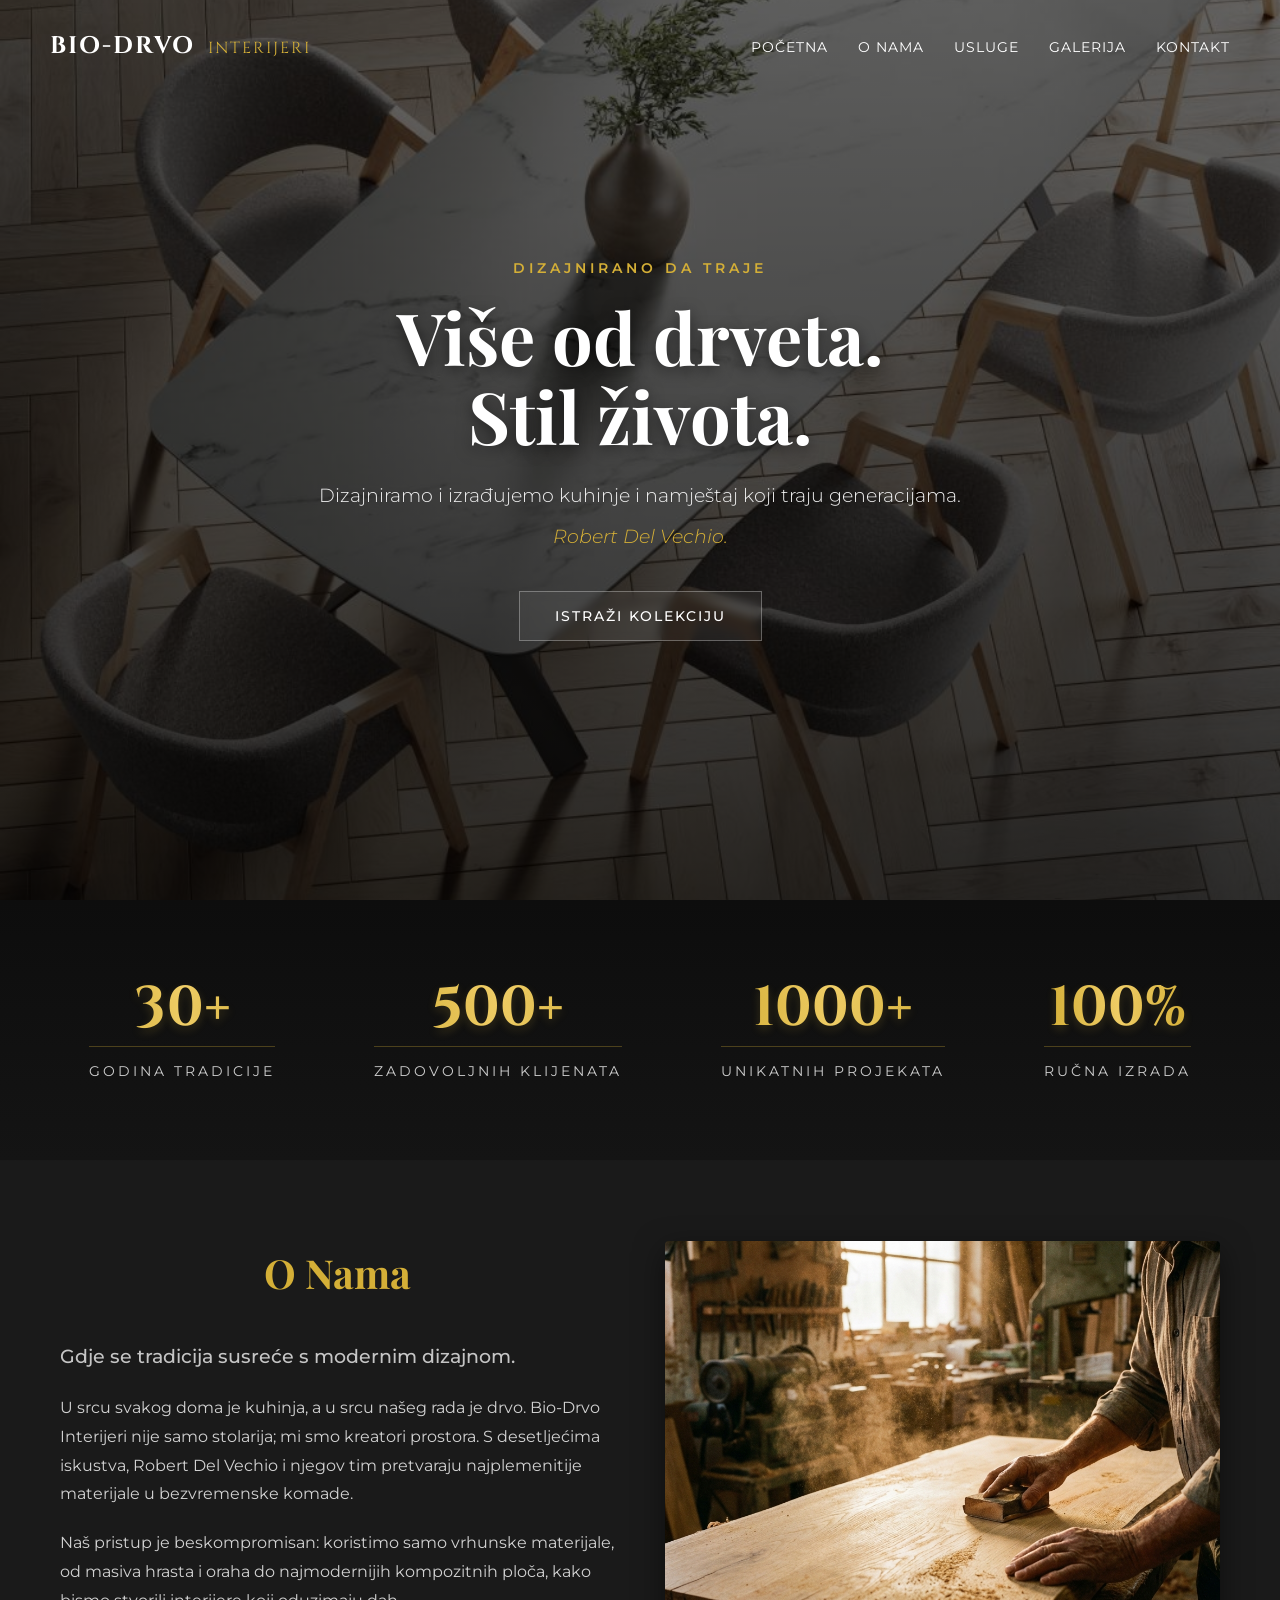
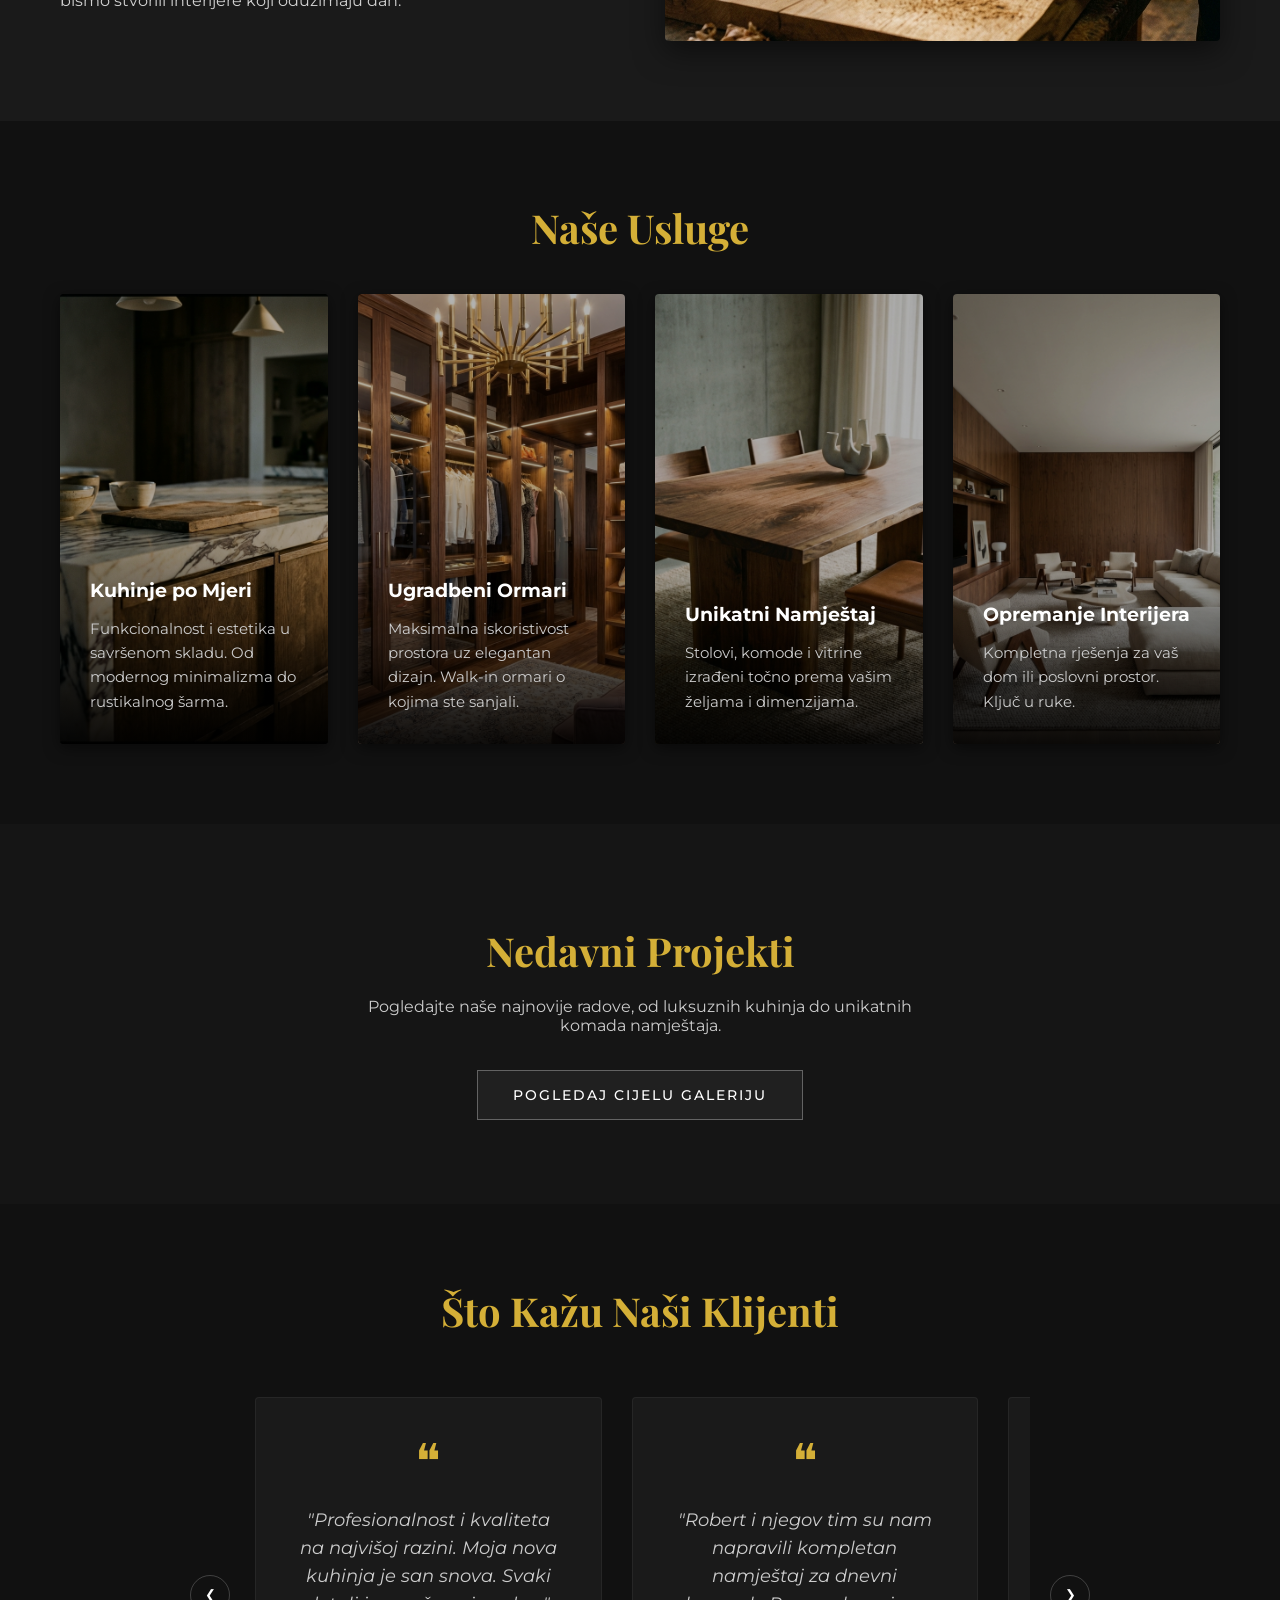
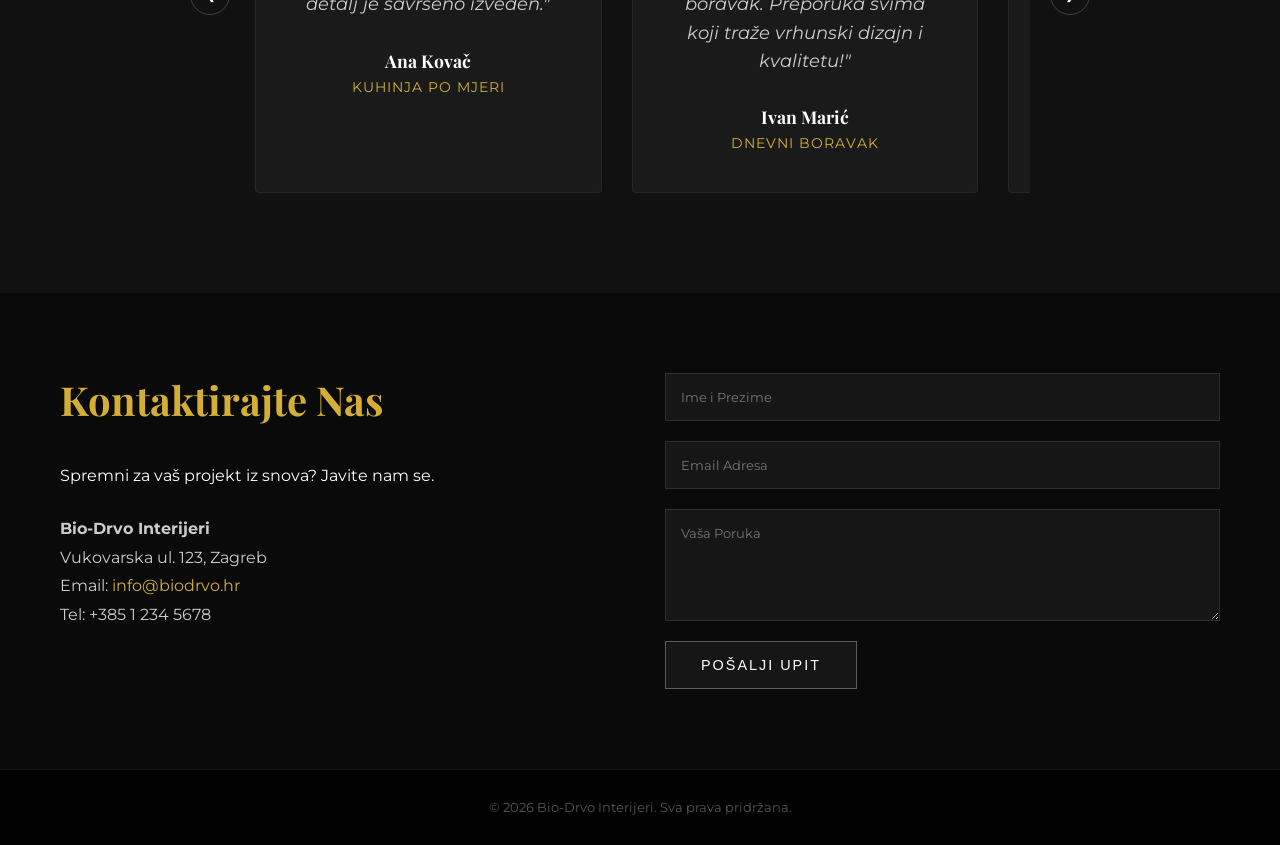
<file: index.html>
<!DOCTYPE html>
<html lang="hr">

<head>
    <meta charset="UTF-8">
    <meta name="viewport" content="width=device-width, initial-scale=1.0">
    <title>Bio-Drvo Interijeri - Vrhunski interijeri po mjeri</title>
    <link rel="stylesheet" href="style.css">
    <link rel="preconnect" href="https://fonts.googleapis.com">
    <link rel="preconnect" href="https://fonts.gstatic.com" crossorigin>
    <link
        href="https://fonts.googleapis.com/css2?family=Cinzel:wght@400;700&family=Playfair+Display:ital,wght@0,400;0,700;1,400&family=Montserrat:wght@300;400;500;600&display=swap"
        rel="stylesheet">
</head>

<body>
    <header class="navbar">
        <div class="logo">BIO-DRVO <span class="brand-subtitle">INTERIJERI</span></div>
        <button class="menu-toggle" aria-label="Izbornik" aria-expanded="false" aria-controls="main-nav">
            <span></span>
            <span></span>
            <span></span>
        </button>
        <nav id="main-nav">
            <ul>
                <li><a href="#hero">Početna</a></li>
                <li><a href="#about">O Nama</a></li>
                <li><a href="#services">Usluge</a></li>
                <li><a href="gallery.html">Galerija</a></li>
                <li><a href="#contact">Kontakt</a></li>
            </ul>
        </nav>
    </header>

    <main class="hero" id="hero">
        <div class="overlay"></div>
        <div class="hero-content">
            <p class="overline">DIZAJNIRANO DA TRAJE</p>
            <h1>Više od drveta.<br>Stil života.</h1>
            <p class="subheadline">Dizajniramo i izrađujemo kuhinje i namještaj koji traju generacijama. <br><span
                    class="author">Robert Del Vechio.</span></p>

            <div class="cta-group">
                <a href="gallery.html" class="btn btn-primary">Istraži Kolekciju</a>
            </div>
        </div>
    </main>

    <section id="stats" class="section stats-section">
        <div class="container">
            <div class="stats-grid">
                <div class="stat-item">
                    <span class="stat-number">30+</span>
                    <span class="stat-label">Godina Tradicije</span>
                </div>
                <div class="stat-item">
                    <span class="stat-number">500+</span>
                    <span class="stat-label">Zadovoljnih Klijenata</span>
                </div>
                <div class="stat-item">
                    <span class="stat-number">1000+</span>
                    <span class="stat-label">Unikatnih Projekata</span>
                </div>
                <div class="stat-item">
                    <span class="stat-number">100%</span>
                    <span class="stat-label">Ručna Izrada</span>
                </div>
            </div>
        </div>
    </section>

    <section id="about" class="section about-section">
        <div class="container">
            <div class="about-content">
                <div class="about-text">
                    <h2>O Nama</h2>
                    <p class="lead">Gdje se tradicija susreće s modernim dizajnom.</p>
                    <p>U srcu svakog doma je kuhinja, a u srcu našeg rada je drvo. Bio-Drvo Interijeri nije samo
                        stolarija; mi smo kreatori prostora. S desetljećima iskustva, Robert Del Vechio i njegov tim
                        pretvaraju najplemenitije materijale u bezvremenske komade.</p>
                    <p>Naš pristup je beskompromisan: koristimo samo vrhunske materijale, od masiva hrasta i oraha do
                        najmodernijih kompozitnih ploča, kako bismo stvorili interijere koji oduzimaju dah.</p>
                </div>
                <div class="about-image">
                    <img src="images/craftsman_woodworking_1767948650879.png" alt="Majstor pri obradi drveta"
                        class="img-responsive">
                </div>
            </div>
        </div>
    </section>

    <section id="services" class="section services-section">
        <div class="container">
            <h2>Naše Usluge</h2>
            <div class="services-grid">
                <div class="service-card">
                    <img src="images/service_kitchen_detail_1767951821123.png" alt="Moderne Kuhinje" class="service-bg">
                    <div class="service-content">
                        <h3>Kuhinje po Mjeri</h3>
                        <p>Funkcionalnost i estetika u savršenom skladu. Od modernog minimalizma do rustikalnog šarma.
                        </p>
                    </div>
                </div>
                <div class="service-card">
                    <img src="images/service_wardrobe_interior_1767951836307.png" alt="Ugradbeni Ormari"
                        class="service-bg">
                    <div class="service-content">
                        <h3>Ugradbeni Ormari</h3>
                        <p>Maksimalna iskoristivost prostora uz elegantan dizajn. Walk-in ormari o kojima ste sanjali.
                        </p>
                    </div>
                </div>
                <div class="service-card">
                    <img src="images/service_furniture_table_1767951850442.png" alt="Unikatni Namještaj"
                        class="service-bg">
                    <div class="service-content">
                        <h3>Unikatni Namještaj</h3>
                        <p>Stolovi, komode i vitrine izrađeni točno prema vašim željama i dimenzijama.</p>
                    </div>
                </div>
                <div class="service-card">
                    <img src="images/service_interior_living_1767951864072.png" alt="Opremanje Interijera"
                        class="service-bg">
                    <div class="service-content">
                        <h3>Opremanje Interijera</h3>
                        <p>Kompletna rješenja za vaš dom ili poslovni prostor. Ključ u ruke.</p>
                    </div>
                </div>
            </div>
        </div>
    </section>

    <section id="gallery-teaser" class="section"
        style="background-color: #151515; text-align: center; padding: 100px 0;">
        <div class="container">
            <h2 style="margin-bottom: 20px;">Nedavni Projekti</h2>
            <p style="max-width: 600px; margin: 0 auto 50px; color: #ccc;">Pogledajte naše najnovije radove, od
                luksuznih kuhinja do unikatnih komada namještaja.</p>
            <a href="gallery.html" class="btn btn-primary">Pogledaj Cijelu Galeriju</a>
        </div>
    </section>

    <section id="testimonials" class="section testimonial-section">
        <div class="container">
            <h2>Što Kažu Naši Klijenti</h2>
            <div class="testimonial-wrapper">
                <button class="nav-btn prev-btn" aria-label="Prethodni">&#10094;</button>
                <div class="testimonial-carousel">
                    <div class="testimonial-card">
                        <div class="quote-icon">❝</div>
                        <p class="testimonial-text">"Profesionalnost i kvaliteta na najvišoj razini. Moja nova kuhinja
                            je san snova. Svaki detalj je savršeno izveden."</p>
                        <div class="client-info">
                            <h4>Ana Kovač</h4>
                            <span>Kuhinja po Mjeri</span>
                        </div>
                    </div>
                    <div class="testimonial-card">
                        <div class="quote-icon">❝</div>
                        <p class="testimonial-text">"Robert i njegov tim su nam napravili kompletan namještaj za dnevni
                            boravak. Preporuka svima koji traže vrhunski dizajn i kvalitetu!"</p>
                        <div class="client-info">
                            <h4>Ivan Marić</h4>
                            <span>Dnevni Boravak</span>
                        </div>
                    </div>
                    <div class="testimonial-card">
                        <div class="quote-icon">❝</div>
                        <p class="testimonial-text">"Walk-in ormar je savršen. Funkcionalnost je maksimalna, a izgled je
                            baš onakav kakav sam zamišljala. Hvala Bio-Drvo!"</p>
                        <div class="client-info">
                            <h4>Marina Petrović</h4>
                            <span>Walk-in Ormar</span>
                        </div>
                    </div>
                </div>
                <button class="nav-btn next-btn" aria-label="Sljedeći">&#10095;</button>
            </div>
        </div>
    </section>

    <section id="contact" class="section contact-section">
        <div class="container">
            <div class="contact-wrapper">
                <div class="contact-info">
                    <h2>Kontaktirajte Nas</h2>
                    <p>Spremni za vaš projekt iz snova? Javite nam se.</p>
                    <address>
                        <p><strong>Bio-Drvo Interijeri</strong></p>
                        <p>Vukovarska ul. 123, Zagreb</p>
                        <p>Email: <a href="mailto:info@biodrvo.hr">info@biodrvo.hr</a></p>
                        <p>Tel: +385 1 234 5678</p>
                    </address>
                </div>
                <form class="contact-form">
                    <input type="text" placeholder="Ime i Prezime" required>
                    <input type="email" placeholder="Email Adresa" required>
                    <textarea placeholder="Vaša Poruka" rows="5" required></textarea>
                    <button type="submit" class="btn btn-primary">Pošalji Upit</button>
                </form>
            </div>
        </div>
    </section>

    <footer>
        <div class="container">
            <p>&copy; 2026 Bio-Drvo Interijeri. Sva prava pridržana.</p>
        </div>
    </footer>
    <script src="main.js"></script>
</body>

</html>
</file>
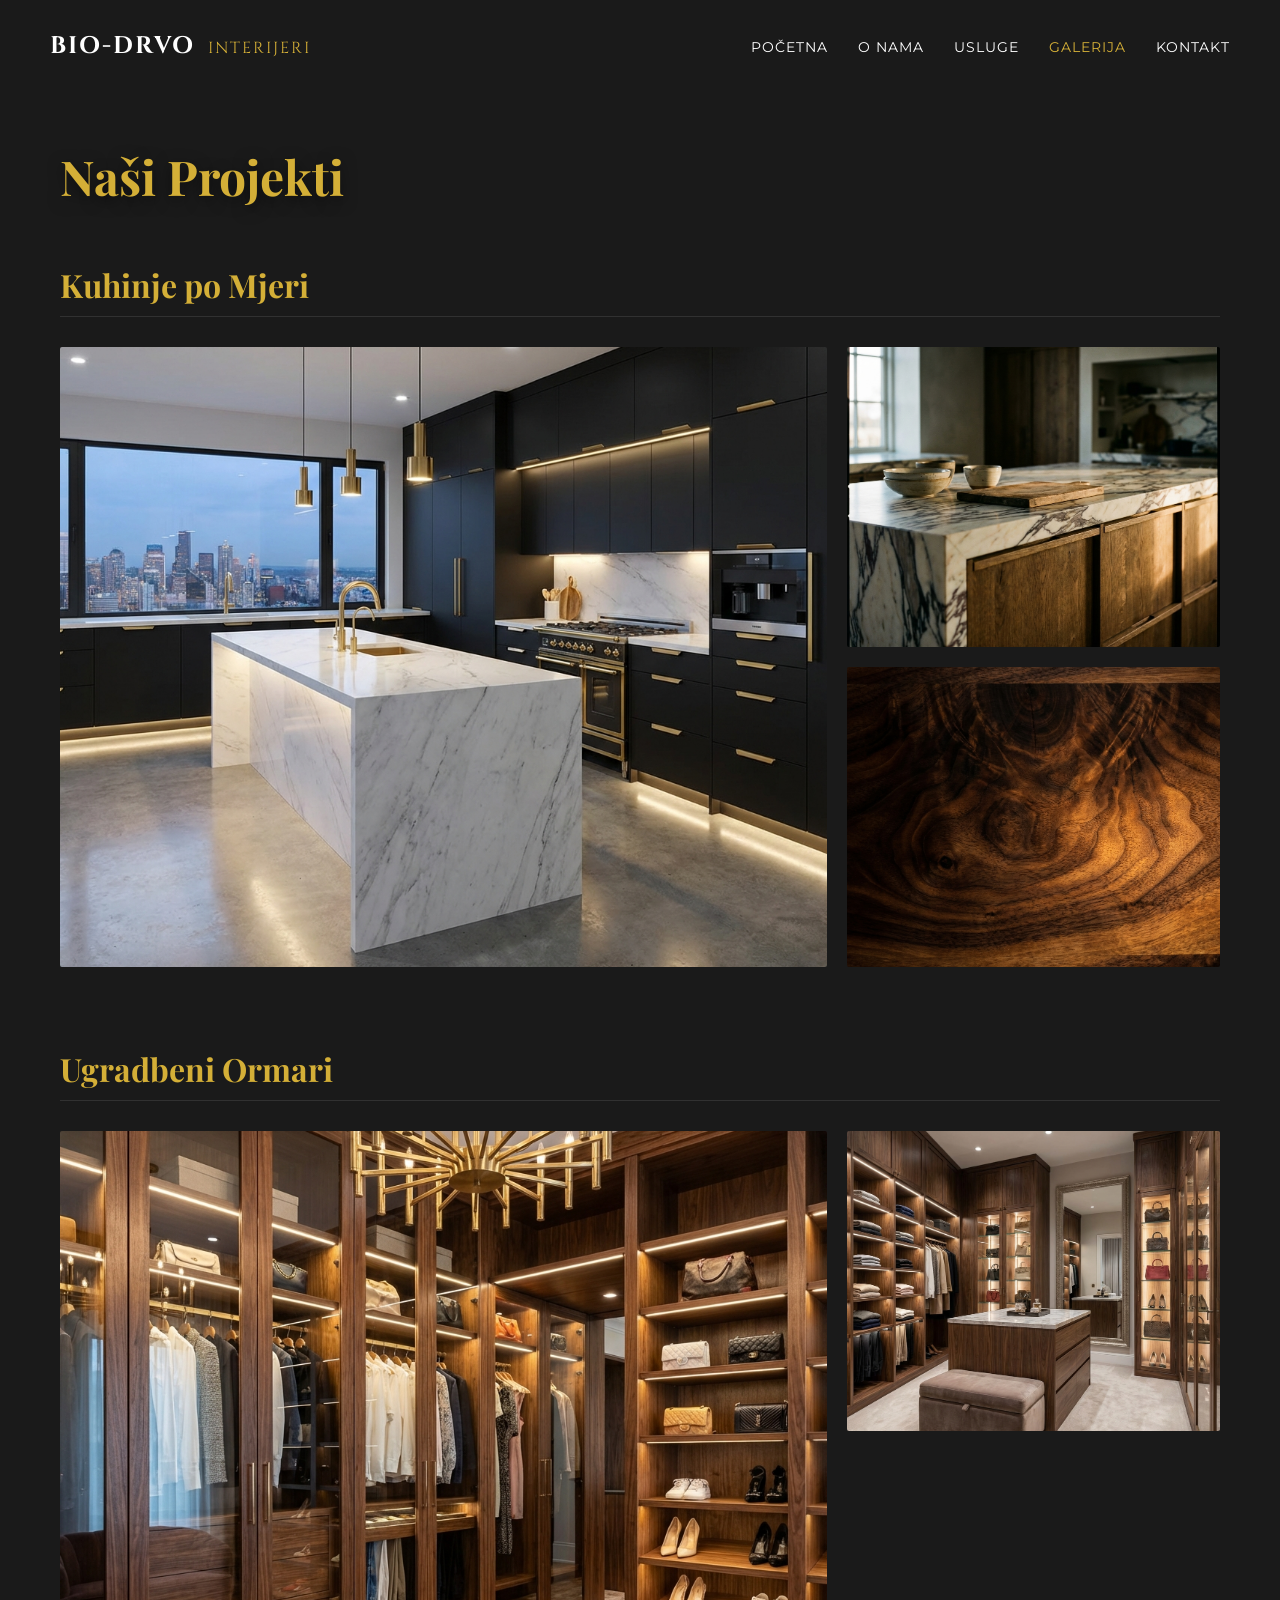
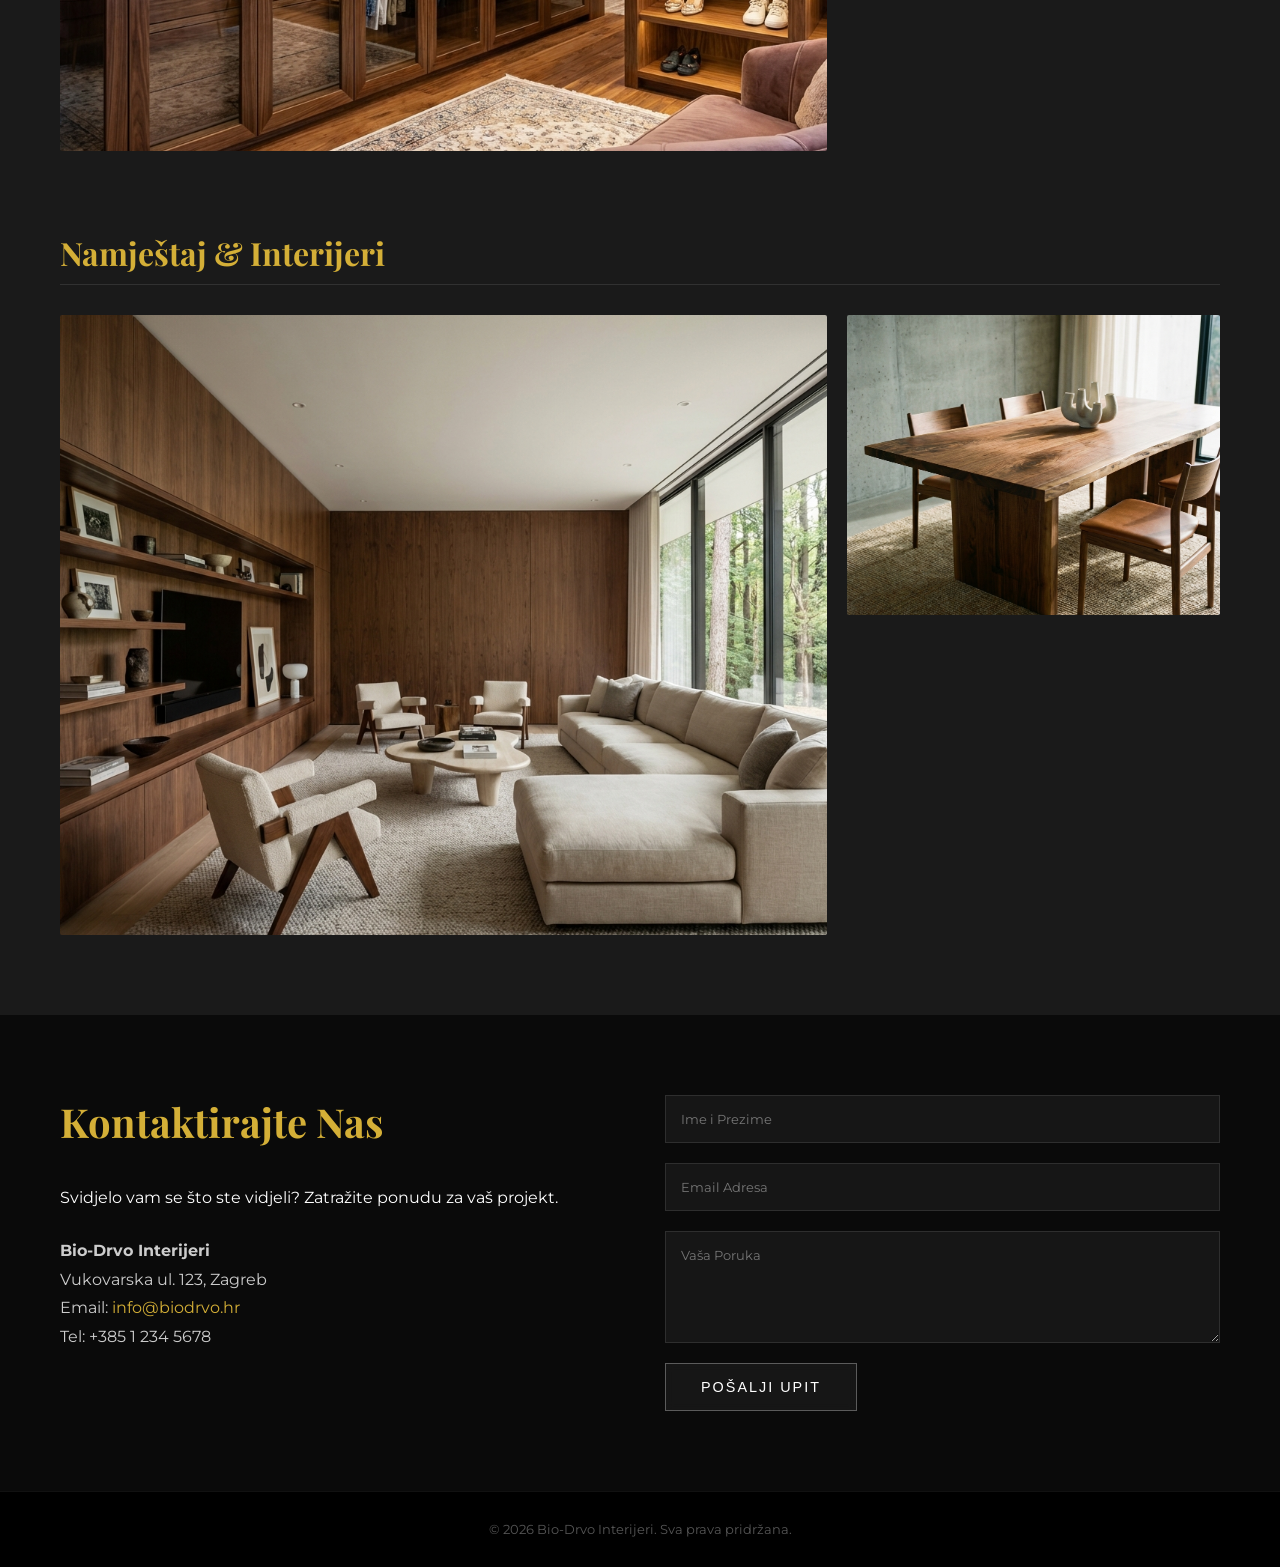
<file: gallery.html>
<!DOCTYPE html>
<html lang="hr">

<head>
    <meta charset="UTF-8">
    <meta name="viewport" content="width=device-width, initial-scale=1.0">
    <title>Galerija Projekata - Bio-Drvo Interijeri</title>
    <link rel="stylesheet" href="style.css">
    <link rel="preconnect" href="https://fonts.googleapis.com">
    <link rel="preconnect" href="https://fonts.gstatic.com" crossorigin>
    <link
        href="https://fonts.googleapis.com/css2?family=Cinzel:wght@400;700&family=Playfair+Display:ital,wght@0,400;0,700;1,400&family=Montserrat:wght@300;400;500;600&display=swap"
        rel="stylesheet">
</head>

<body>
    <header class="navbar">
        <div class="logo">BIO-DRVO <span class="brand-subtitle">INTERIJERI</span></div>
        <button class="menu-toggle" aria-label="Izbornik" aria-expanded="false" aria-controls="main-nav">
            <span></span>
            <span></span>
            <span></span>
        </button>
        <nav id="main-nav">
            <ul>
                <li><a href="index.html">Početna</a></li>
                <li><a href="index.html#about">O Nama</a></li>
                <li><a href="index.html#services">Usluge</a></li>
                <li><a href="gallery.html" class="active">Galerija</a></li>
                <li><a href="#contact">Kontakt</a></li>
            </ul>
        </nav>
    </header>

    <main class="section gallery-section" style="padding-top: 150px;">
        <div class="container">
            <h1 style="font-size: 3rem; margin-bottom: 60px; color: #d4af37;">Naši Projekti</h1>

            <!-- Kitchens Category -->
            <div class="gallery-category" style="margin-bottom: 80px;">
                <h2
                    style="text-align: left; margin-bottom: 30px; font-size: 2rem; border-bottom: 1px solid rgba(255,255,255,0.1); padding-bottom: 10px;">
                    Kuhinje po Mjeri</h2>
                <div class="gallery-grid">
                    <div class="gallery-item large">
                        <img src="images/luxury_kitchen_modern_1767948673391.png" alt="Luksuzna moderna kuhinja"
                            class="img-responsive">
                        <div class="gallery-overlay">
                            <span>Moderna Kuhinja (Zagreb)</span>
                        </div>
                    </div>
                    <div class="gallery-item">
                        <img src="images/service_kitchen_detail_1767951821123.png" alt="Detalj kuhinjskog otoka"
                            class="img-responsive">
                        <div class="gallery-overlay">
                            <span>Mramorni Otok (Detalj)</span>
                        </div>
                    </div>
                    <div class="gallery-item">
                        <img src="images/wood_detail_macro_1767948703555.png" alt="Detalj drveta"
                            class="img-responsive">
                        <div class="gallery-overlay">
                            <span>Ručna Obrada</span>
                        </div>
                    </div>
                </div>
            </div>

            <!-- Wardrobes Category -->
            <div class="gallery-category" style="margin-bottom: 80px;">
                <h2
                    style="text-align: left; margin-bottom: 30px; font-size: 2rem; border-bottom: 1px solid rgba(255,255,255,0.1); padding-bottom: 10px;">
                    Ugradbeni Ormari</h2>
                <div class="gallery-grid">
                    <div class="gallery-item large">
                        <img src="images/service_wardrobe_interior_1767951836307.png" alt="Walk-in ormar interijer"
                            class="img-responsive">
                        <div class="gallery-overlay">
                            <span>Walk-in Closet (Rovinj)</span>
                        </div>
                    </div>
                    <div class="gallery-item">
                        <img src="images/walk_in_closet_1767948687278.png" alt="Walk-in ormar" class="img-responsive">
                        <div class="gallery-overlay">
                            <span>Ormar po Mjeri</span>
                        </div>
                    </div>
                </div>
            </div>

            <!-- Interior Category -->
            <div class="gallery-category">
                <h2
                    style="text-align: left; margin-bottom: 30px; font-size: 2rem; border-bottom: 1px solid rgba(255,255,255,0.1); padding-bottom: 10px;">
                    Namještaj & Interijeri</h2>
                <div class="gallery-grid">
                    <div class="gallery-item large">
                        <img src="images/service_interior_living_1767951864072.png" alt="Dnevni boravak po mjeri"
                            class="img-responsive">
                        <div class="gallery-overlay">
                            <span>Dnevni Boravak (Dubrovnik)</span>
                        </div>
                    </div>
                    <div class="gallery-item">
                        <img src="images/service_furniture_table_1767951850442.png" alt="Masivni stol"
                            class="img-responsive">
                        <div class="gallery-overlay">
                            <span>Blagovaonski Stol (Orah)</span>
                        </div>
                    </div>
                </div>
            </div>

        </div>
    </main>

    <section id="contact" class="section contact-section">
        <div class="container">
            <div class="contact-wrapper">
                <div class="contact-info">
                    <h2>Kontaktirajte Nas</h2>
                    <p>Svidjelo vam se što ste vidjeli? Zatražite ponudu za vaš projekt.</p>
                    <address>
                        <p><strong>Bio-Drvo Interijeri</strong></p>
                        <p>Vukovarska ul. 123, Zagreb</p>
                        <p>Email: <a href="mailto:info@biodrvo.hr">info@biodrvo.hr</a></p>
                        <p>Tel: +385 1 234 5678</p>
                    </address>
                </div>
                <form class="contact-form">
                    <input type="text" placeholder="Ime i Prezime" required>
                    <input type="email" placeholder="Email Adresa" required>
                    <textarea placeholder="Vaša Poruka" rows="5" required></textarea>
                    <button type="submit" class="btn btn-primary">Pošalji Upit</button>
                </form>
            </div>
        </div>
    </section>

    <footer>
        <div class="container">
            <p>&copy; 2026 Bio-Drvo Interijeri. Sva prava pridržana.</p>
        </div>
    </footer>
    <script src="main.js"></script>
</body>

</html>
</file>
<file: style.css>
/* Global Reset */
* {
    margin: 0;
    padding: 0;
    box-sizing: border-box;
}

body {
    font-family: 'Montserrat', sans-serif;
    color: #ffffff;
    overflow-x: hidden;
}

/* Background & Hero Section */
.hero {
    position: relative;
    height: 100vh;
    height: 100svh;
    /* Avoids jumping when mobile browser toolbars show/hide */
    width: 100%;
    background-image: url('images/AtakamaNeo_240x100_Extra_Statuario_Molino_Kashmir_9510_noga-Ulmo_crop.jpg');
    background-size: cover;
    background-position: center;
    background-repeat: no-repeat;
    display: flex;
    align-items: center;
    justify-content: center;
    text-align: center;
}

/* Dark Overlay for Readability */
.overlay {
    position: absolute;
    top: 0;
    left: 0;
    width: 100%;
    height: 100%;
    background: linear-gradient(to bottom,
            rgba(0, 0, 0, 0.6) 0%,
            rgba(0, 0, 0, 0.8) 100%);
    z-index: 1;
}

.hero-content {
    position: relative;
    z-index: 2;
    max-width: 900px;
    padding: 0 20px;
}

/* Typography */
.logo {
    font-family: 'Cinzel', serif;
    font-size: 1.5rem;
    letter-spacing: 2px;
    font-weight: 700;
    white-space: nowrap;
}

.brand-subtitle {
    font-weight: 400;
    font-size: 1rem;
    color: #d4af37;
    /* Gold accent */
    margin-left: 5px;
}

.overline {
    font-size: 0.9rem;
    letter-spacing: 4px;
    text-transform: uppercase;
    color: #d4af37;
    /* Muted Gold */
    margin-bottom: 20px;
    font-weight: 600;
}

h1 {
    font-family: 'Playfair Display', serif;
    font-size: 4.5rem;
    line-height: 1.1;
    font-weight: 700;
    margin-bottom: 25px;
    text-shadow: 0 4px 15px rgba(0, 0, 0, 0.5);
}

.subheadline {
    font-family: 'Montserrat', sans-serif;
    font-size: 1.2rem;
    line-height: 1.6;
    font-weight: 300;
    color: #f0f0f0;
    margin-bottom: 40px;
}

.author {
    display: block;
    margin-top: 10px;
    font-style: italic;
    color: #d4af37;
}

/* Navbar */
.navbar {
    position: absolute;
    top: 0;
    left: 0;
    width: 100%;
    padding: 30px 50px;
    display: flex;
    justify-content: space-between;
    align-items: center;
    z-index: 10;
}

.navbar nav ul {
    list-style: none;
    display: flex;
    gap: 30px;
}

.navbar nav ul li a {
    text-decoration: none;
    color: #fff;
    font-size: 0.9rem;
    text-transform: uppercase;
    letter-spacing: 1px;
    transition: color 0.3s ease;
}

.navbar nav ul li a:hover,
.navbar nav ul li a.active {
    color: #d4af37;
}

/* Hamburger button (mobile only) */
.menu-toggle {
    display: none;
    flex-direction: column;
    justify-content: center;
    gap: 6px;
    width: 44px;
    height: 44px;
    padding: 10px;
    background: transparent;
    border: none;
    cursor: pointer;
    position: relative;
    z-index: 11;
    flex-shrink: 0;
}

.menu-toggle span {
    display: block;
    width: 100%;
    height: 2px;
    background-color: #fff;
    transition: transform 0.3s ease, opacity 0.3s ease;
}

.nav-open .menu-toggle span:nth-child(1) {
    transform: translateY(8px) rotate(45deg);
}

.nav-open .menu-toggle span:nth-child(2) {
    opacity: 0;
}

.nav-open .menu-toggle span:nth-child(3) {
    transform: translateY(-8px) rotate(-45deg);
}

/* Buttons */
.cta-group {
    display: flex;
    gap: 20px;
    justify-content: center;
    align-items: center;
}

.btn {
    text-decoration: none;
    padding: 15px 35px;
    font-size: 0.9rem;
    text-transform: uppercase;
    letter-spacing: 2px;
    font-weight: 500;
    transition: all 0.3s ease;
}

.btn-primary {
    border: 1px solid rgba(255, 255, 255, 0.3);
    background-color: rgba(255, 255, 255, 0.05);
    /* Glassy feel */
    color: #fff;
    backdrop-filter: blur(5px);
}

.btn-primary:hover {
    background-color: #d4af37;
    /* Gold */
    border-color: #d4af37;
    color: #000;
}

.btn-secondary {
    color: #ccc;
    font-size: 0.85rem;
    letter-spacing: 1.5px;
}

.btn-secondary:hover {
    color: #fff;
    text-decoration: underline;
    text-underline-offset: 5px;
}

/* Sections Common */
.section {
    padding: 80px 0;
}

.container {
    max-width: 1200px;
    margin: 0 auto;
    padding: 0 20px;
}

h2 {
    font-family: 'Playfair Display', serif;
    font-size: 2.5rem;
    color: #d4af37;
    margin-bottom: 40px;
    text-align: center;
}

/* About Section */
.about-section {
    background-color: #1a1a1a;
    color: #fff;
}

.about-content {
    display: flex;
    flex-wrap: wrap;
    align-items: center;
    gap: 50px;
}

.about-text {
    flex: 1;
    min-width: min(300px, 100%);
}

.about-text .lead {
    font-size: 1.2rem;
    font-weight: 500;
    margin-bottom: 20px;
    color: #f0f0f0;
}

.about-text p {
    margin-bottom: 20px;
    line-height: 1.8;
    opacity: 0.8;
}

.about-image {
    flex: 1;
    min-width: min(300px, 100%);
    height: 400px;
    border-radius: 4px;
    overflow: hidden;
    position: relative;
    box-shadow: 0 10px 30px rgba(0, 0, 0, 0.5);
}

.img-responsive {
    width: 100%;
    height: 100%;
    object-fit: cover;
    display: block;
    transition: transform 0.5s ease;
}

.about-image:hover .img-responsive,
.gallery-item:hover .img-responsive {
    transform: scale(1.05);
}

/* Services Section */
.services-section {
    background-color: #111;
    color: #fff;
}

.services-grid {
    display: grid;
    grid-template-columns: repeat(auto-fit, minmax(250px, 1fr));
    gap: 30px;
}

.service-card {
    background: #000;
    position: relative;
    height: 450px;
    /* Taller card */
    overflow: hidden;
    border-radius: 4px;
    box-shadow: 0 4px 15px rgba(0, 0, 0, 0.5);
    border: none;
    transition: transform 0.3s ease, box-shadow 0.3s ease;
}

.service-bg {
    width: 100%;
    height: 100%;
    object-fit: cover;
    opacity: 0.7;
    transition: transform 0.6s ease, opacity 0.3s ease;
}

.service-card:hover .service-bg {
    transform: scale(1.05);
    opacity: 0.4;
}

.service-content {
    position: absolute;
    bottom: 0;
    left: 0;
    width: 100%;
    padding: 30px;
    background: linear-gradient(to top, rgba(0, 0, 0, 0.9), transparent);
    z-index: 2;
    text-align: left;
}

.service-card h3 {
    margin-bottom: 15px;
}

.service-card p {
    color: #ccc;
    line-height: 1.6;
    font-size: 0.95rem;
}

/* Gallery Section */
.gallery-section {
    background-color: #1a1a1a;
}

.gallery-grid {
    display: grid;
    grid-template-columns: repeat(3, 1fr);
    gap: 20px;
    grid-auto-rows: 300px;
}

.gallery-item {
    background-color: #333;
    position: relative;
    overflow: hidden;
    border-radius: 2px;
}

.gallery-item.large {
    grid-column: span 2;
    grid-row: span 2;
    height: auto;
}

.gallery-overlay {
    position: absolute;
    bottom: 0;
    left: 0;
    width: 100%;
    padding: 20px;
    background: linear-gradient(to top, rgba(0, 0, 0, 0.8), transparent);
    transform: translateY(100%);
    transition: transform 0.3s ease;
}

.gallery-item:hover .gallery-overlay {
    transform: translateY(0);
}

.gallery-overlay span {
    color: #d4af37;
    font-family: 'Montserrat', sans-serif;
    text-transform: uppercase;
    letter-spacing: 2px;
    font-size: 0.9rem;
    font-weight: 500;
}

/* Contact Section */
.contact-section {
    background-color: #0a0a0a;
    /* Darker footer/contact area */
    color: #fff;
}

.contact-wrapper {
    display: flex;
    flex-wrap: wrap;
    gap: 50px;
    justify-content: space-between;
}

.contact-info {
    flex: 1;
    min-width: min(300px, 100%);
}

.contact-info h2 {
    text-align: left;
}

.contact-info address {
    margin-top: 30px;
    font-style: normal;
    line-height: 1.8;
    color: #ccc;
}

.contact-info a {
    color: #d4af37;
    text-decoration: none;
}

.contact-form {
    flex: 1;
    min-width: min(300px, 100%);
    display: flex;
    flex-direction: column;
    gap: 20px;
}

.contact-form input,
.contact-form textarea {
    width: 100%;
    padding: 15px;
    background-color: rgba(255, 255, 255, 0.05);
    border: 1px solid rgba(255, 255, 255, 0.1);
    color: #fff;
    font-family: 'Montserrat', sans-serif;
    outline: none;
    transition: border-color 0.3s ease;
}

.contact-form input:focus,
.contact-form textarea:focus {
    border-color: #d4af37;
}

.contact-form button {
    align-self: flex-start;
    cursor: pointer;
}

/* Footer */
footer {
    background-color: #000;
    color: #555;
    text-align: center;
    padding: 30px 0;
    font-size: 0.8rem;
    border-top: 1px solid #111;
}

/* Image Placeholders (Temporary) */
.img-placeholder {
    width: 100%;
    height: 100%;
    display: flex;
    align-items: center;
    justify-content: center;
    color: #555;
    font-size: 1.2rem;
    background: #222;
}

/* Testimonials Section */
.testimonial-section {
    background-color: #111;
    text-align: center;
    overflow: hidden;
}

.testimonial-wrapper {
    position: relative;
    display: flex;
    align-items: center;
    justify-content: center;
    gap: 20px;
    max-width: 900px;
    margin: 0 auto;
}

.testimonial-carousel {
    display: flex;
    overflow-x: auto;
    scroll-behavior: smooth;
    gap: 30px;
    padding: 20px 5px;
    width: 100%;
    scrollbar-width: none;
    /* Firefox */
    -ms-overflow-style: none;
    /* IE and Edge */
}

.testimonial-carousel::-webkit-scrollbar {
    display: none;
}

.testimonial-card {
    min-width: 100%;
    /* Show one slide at a time on mobile, maybe 2 on desktop? kept simple for now */
    background: #1a1a1a;
    padding: 40px;
    border: 1px solid rgba(255, 255, 255, 0.05);
    border-radius: 4px;
    text-align: center;
    transition: transform 0.3s ease;
    flex: 0 0 100%;
}

@media (min-width: 768px) {
    .testimonial-card {
        min-width: 45%;
        /* Show roughly 2 cards on tablet+ */
        flex: 0 0 45%;
    }
}

.quote-icon {
    font-size: 3rem;
    color: #d4af37;
    line-height: 1;
    margin-bottom: 20px;
    font-family: serif;
}

.testimonial-text {
    font-style: italic;
    color: #ccc;
    font-size: 1.1rem;
    margin-bottom: 30px;
    line-height: 1.6;
}

.client-info h4 {
    color: #fff;
    font-family: 'Playfair Display', serif;
    margin-bottom: 5px;
    font-size: 1.1rem;
}

.client-info span {
    color: #d4af37;
    font-size: 0.85rem;
    text-transform: uppercase;
    letter-spacing: 1px;
}

.nav-btn {
    background: transparent;
    border: 1px solid rgba(255, 255, 255, 0.2);
    color: #fff;
    width: 40px;
    height: 40px;
    border-radius: 50%;
    cursor: pointer;
    transition: all 0.3s ease;
    flex-shrink: 0;
}

.nav-btn:hover {
    background: #d4af37;
    border-color: #d4af37;
    color: #000;
}

/* Stats Section */
.stats-section {
    background-color: #0d0d0d;
    padding: 80px 0;
    border-bottom: 1px solid rgba(255, 255, 255, 0.05);
    background: linear-gradient(to bottom, #0d0d0d, #141414);
    /* Subtle depth */
}

.stats-grid {
    display: flex;
    justify-content: space-around;
    align-items: center;
    flex-wrap: wrap;
    gap: 40px;
}

.stat-item {
    text-align: center;
    transition: transform 0.3s ease;
}

.stat-item:hover {
    transform: translateY(-5px);
}

.stat-number {
    display: block;
    font-family: 'Cinzel', serif;
    font-size: 3.5rem;
    /* Larger */
    font-weight: 700;
    margin-bottom: 10px;
    line-height: 1;

    /* Gold Gradient Text */
    background: linear-gradient(to right, #d4af37, #f2d06b, #d4af37);
    -webkit-background-clip: text;
    background-clip: text;
    color: transparent;
    text-shadow: 0 4px 10px rgba(212, 175, 55, 0.2);
    /* Soft glow */
}

.stat-label {
    display: block;
    color: #ccc;
    font-size: 0.9rem;
    text-transform: uppercase;
    letter-spacing: 3px;
    border-top: 1px solid rgba(212, 175, 55, 0.3);
    /* Gold line divider */
    padding-top: 15px;
    margin-top: 10px;
}

@media (max-width: 768px) {
    .stats-grid {
        flex-direction: column;
        gap: 60px;
    }
}

/* Tablet & Mobile */
@media (max-width: 900px) {
    .navbar {
        padding: 20px;
    }

    .menu-toggle {
        display: flex;
    }

    .navbar nav {
        position: absolute;
        top: 100%;
        left: 0;
        width: 100%;
        background-color: rgba(10, 10, 10, 0.97);
        border-top: 1px solid rgba(212, 175, 55, 0.3);
        max-height: 0;
        overflow: hidden;
        visibility: hidden;
        transition: max-height 0.3s ease, visibility 0.3s;
    }

    .navbar.nav-open {
        background-color: rgba(10, 10, 10, 0.97);
    }

    .navbar.nav-open nav {
        max-height: 400px;
        visibility: visible;
    }

    .navbar nav ul {
        flex-direction: column;
        gap: 0;
        padding: 10px 0;
    }

    .navbar nav ul li a {
        display: block;
        padding: 15px 20px;
    }

    .gallery-grid {
        grid-template-columns: repeat(2, 1fr);
    }
}

@media (max-width: 768px) {
    h1 {
        font-size: 2.8rem;
    }

    h2 {
        font-size: 2rem;
    }

    .subheadline {
        font-size: 1rem;
    }

    .section {
        padding: 60px 0;
    }

    .about-image {
        height: 300px;
    }

    .service-card {
        height: 380px;
    }

    .testimonial-card {
        padding: 30px 20px;
    }

    .testimonial-wrapper {
        gap: 10px;
    }

    .nav-btn {
        width: 34px;
        height: 34px;
    }
}

@media (max-width: 600px) {
    .gallery-grid {
        grid-template-columns: 1fr;
        grid-auto-rows: 260px;
    }

    .gallery-item.large {
        grid-column: auto;
        grid-row: auto;
    }

    .stat-number {
        font-size: 2.8rem;
    }
}

@media (max-width: 400px) {
    .logo {
        font-size: 1.15rem;
        letter-spacing: 1px;
    }

    .brand-subtitle {
        font-size: 0.75rem;
    }
}

/* Touch devices have no hover, so keep gallery captions visible */
@media (hover: none) {
    .gallery-overlay {
        transform: translateY(0);
    }
}
</file>
